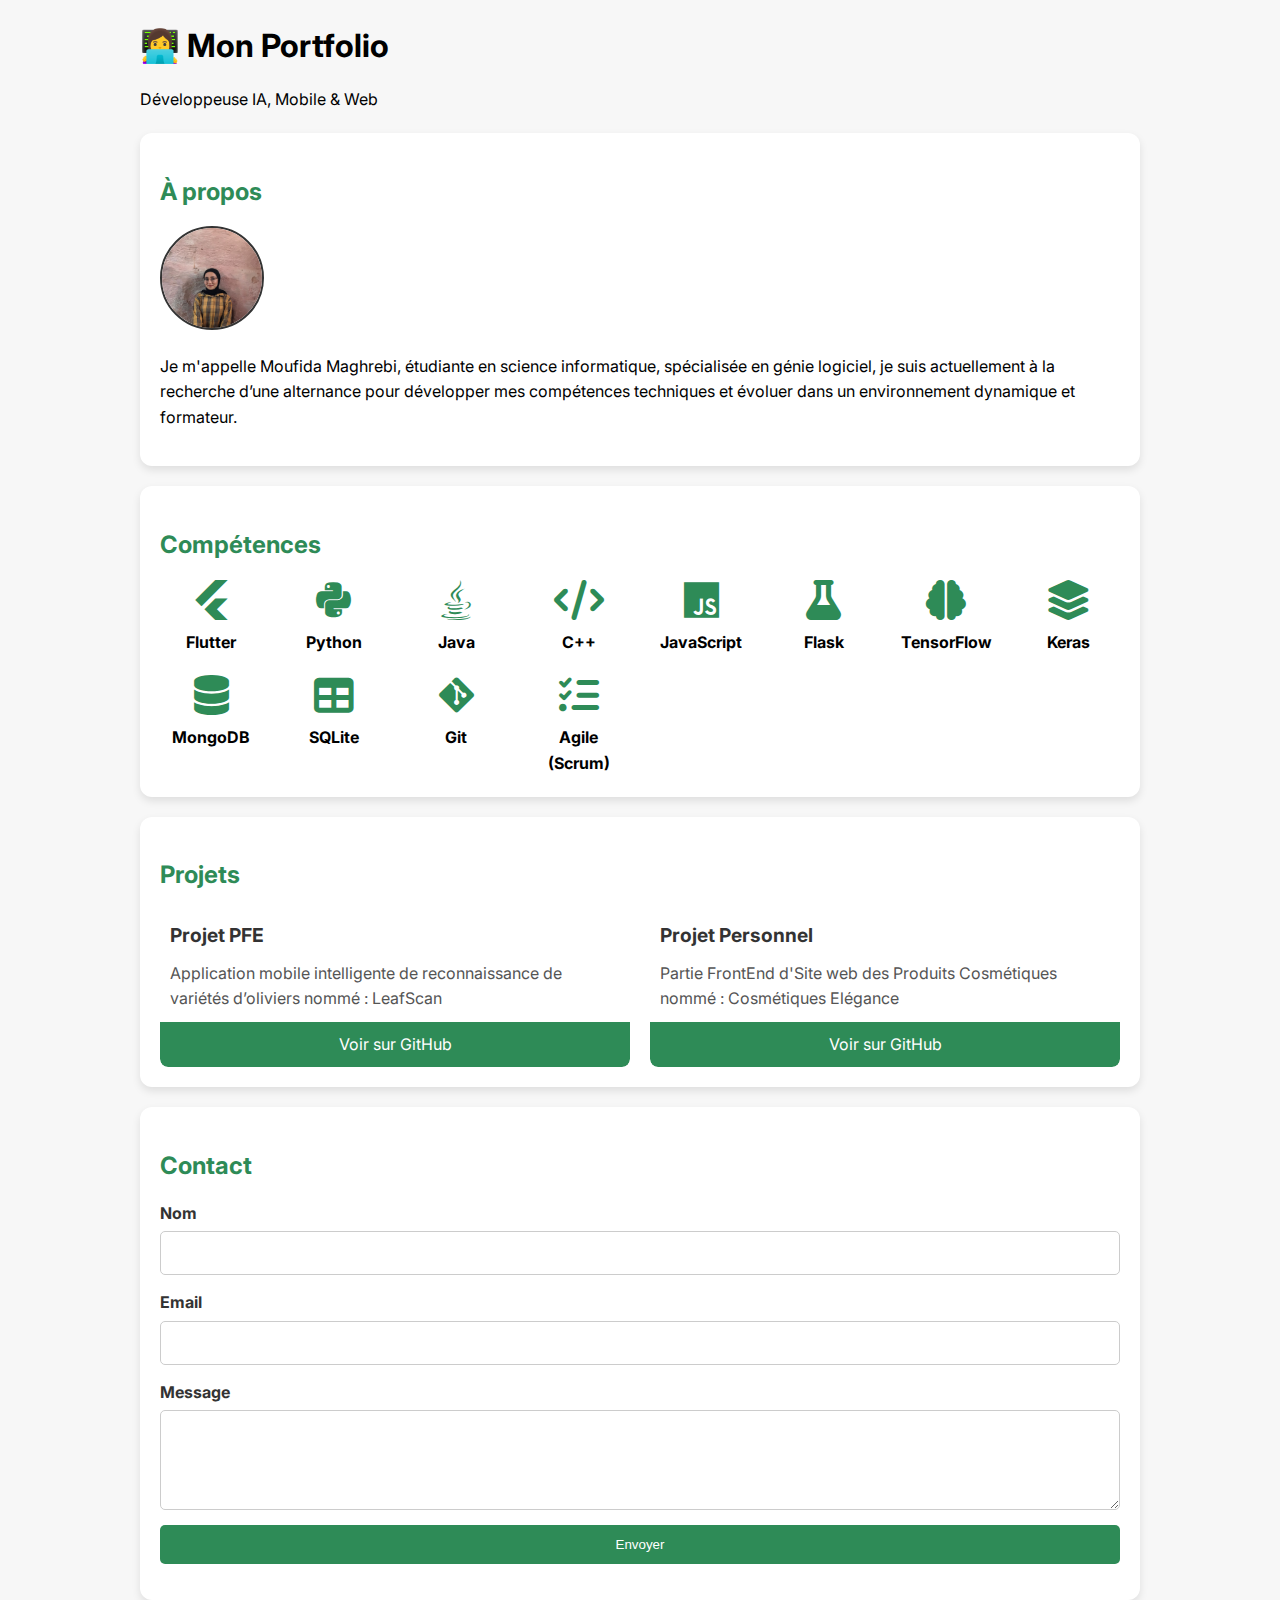
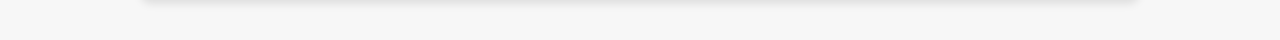
<file: FrontEnd/index.html>
<!DOCTYPE html>
<html lang="fr">
<head>
  <meta charset="UTF-8" />
  <meta name="viewport" content="width=device-width, initial-scale=1.0" />
  <title>Portfolio | Dév IA & Mobile</title>
  <link rel="stylesheet" href="style.css" />
  <link rel="stylesheet" href="https://cdnjs.cloudflare.com/ajax/libs/font-awesome/6.4.0/css/all.min.css" />
</head>
<body>
  <header>
    <h1>👩‍💻 Mon Portfolio</h1>
    <p>Développeuse IA, Mobile & Web</p>
  </header>

  <section>
    <h2>À propos</h2>
    <div class="about-container">
      <img src="profile.jpg" alt="Photo de Moufida Maghrebi" class="profile-photo" />
      <p>Je m'appelle Moufida Maghrebi, étudiante en science informatique, spécialisée en génie logiciel, je suis actuellement à la recherche d’une alternance pour développer mes compétences techniques et évoluer dans un environnement dynamique et formateur.</p>
    </div>
  </section>

  <section>
    <h2>Compétences</h2>
    <div class="skills-grid">
      <div class="skill-item">
        <i class="fab fa-flutter"></i>
        <p>Flutter</p>
      </div>
      <div class="skill-item">
        <i class="fab fa-python"></i>
        <p>Python</p>
      </div>
      <div class="skill-item">
        <i class="fab fa-java"></i>
        <p>Java</p>
      </div>
      <div class="skill-item">
        <i class="fas fa-code"></i>
        <p>C++</p>
      </div>
      <div class="skill-item">
        <i class="fab fa-js"></i>
        <p>JavaScript</p>
      </div>
      <div class="skill-item">
        <i class="fas fa-flask"></i>
        <p>Flask</p>
      </div>
      <div class="skill-item">
        <i class="fas fa-brain"></i>
        <p>TensorFlow</p>
      </div>
      <div class="skill-item">
        <i class="fas fa-layer-group"></i>
        <p>Keras</p>
      </div>
      <div class="skill-item">
        <i class="fas fa-database"></i>
        <p>MongoDB</p>
      </div>
      <div class="skill-item">
        <i class="fas fa-table"></i>
        <p>SQLite</p>
      </div>
      <div class="skill-item">
        <i class="fab fa-git-alt"></i>
        <p>Git</p>
      </div>
      <div class="skill-item">
        <i class="fas fa-tasks"></i>
        <p>Agile (Scrum)</p>
      </div>
    </div>
  </section>

  <section>
    <h2>Projets</h2>
    <div class="projects-grid">
      <div class="project-item">
        <h3>Projet PFE</h3>
        <p>Application mobile intelligente de reconnaissance de variétés d’oliviers nommé : LeafScan</p>
        <a href="https://github.com/MaghrebiMoufida/Projet_PFE" target="_blank" class="project-link">Voir sur GitHub</a>
      </div>
      <div class="project-item">
        <h3>Projet Personnel</h3>
        <p>Partie FrontEnd d'Site web des Produits Cosmétiques nommé : Cosmétiques Elégance </p>
        <a href="https://github.com/MaghrebiMoufida/cosmetiques-site" target="_blank" class="project-link">Voir sur GitHub</a>
      </div>
    </div>
  </section>

  <section>
    <h2>Contact</h2>
    <form id="contact-form">
      <label for="name">Nom</label>
      <input type="text" id="name" name="name" required aria-required="true" />
      <label for="email">Email</label>
      <input type="email" id="email" name="email" required aria-required="true" />
      <label for="message">Message</label>
      <textarea id="message" name="message" required aria-required="true"></textarea>
      <button type="submit">Envoyer</button>
    </form>
    <p id="status" aria-live="polite"></p>
  </section>

  <script src="main.js"></script>
</body>
</html>
</file>
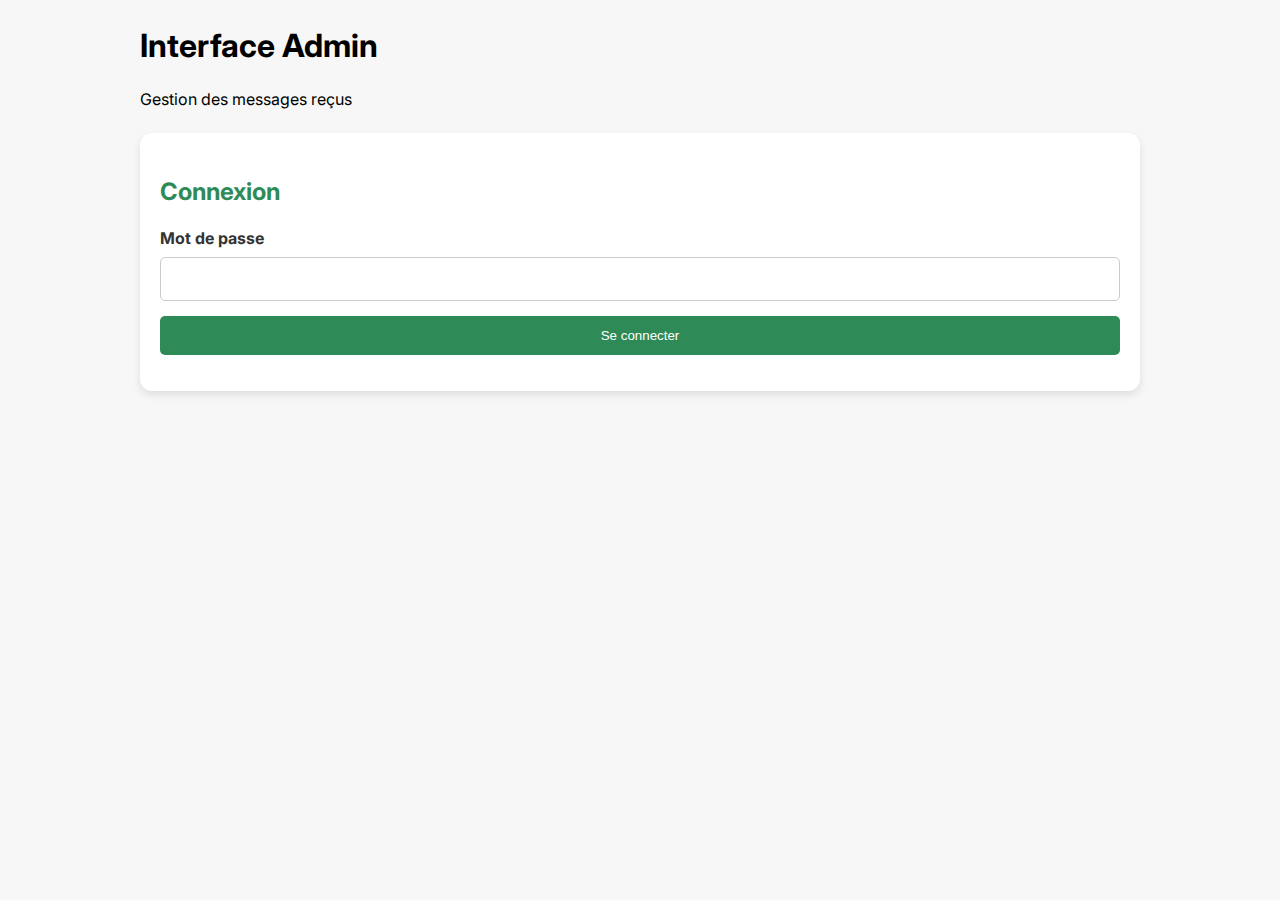
<file: FrontEnd/admin.html>
<!DOCTYPE html>
<html lang="fr">
<head>
  <meta charset="UTF-8" />
  <meta name="viewport" content="width=device-width, initial-scale=1.0" />
  <title>Interface Admin | Portfolio</title>
  <link rel="stylesheet" href="style.css" />
</head>
<body>
  <header>
    <h1>Interface Admin</h1>
    <p>Gestion des messages reçus</p>
  </header>

  <section>
    <h2>Connexion</h2>
    <!-- Note : Utilisez HTTPS en production pour sécuriser l'envoi du mot de passe -->
    <form id="admin-form" aria-labelledby="admin-heading">
      <label for="password">Mot de passe</label>
      <input type="password" id="password" name="password" required aria-required="true" aria-describedby="password-error" />
      <button type="submit">Se connecter</button>
    </form>
    <p id="status" aria-live="polite"></p>
  </section>

  <section id="messages-section" style="display: none;">
    <h2>Messages Reçus</h2>
    <table>
      <thead>
        <tr>
          <th>ID</th>
          <th>Nom</th>
          <th>Email</th>
          <th>Message</th>
          <th>Date</th>
        </tr>
      </thead>
      <tbody id="messages-table"></tbody>
    </table>
  </section>

  <script>
    document.getElementById("admin-form").addEventListener("submit", async (e) => {
      e.preventDefault();
      const status = document.getElementById("status");
      const password = document.getElementById("password").value;

      status.innerText = "";
      status.classList.remove("success", "error");

      try {
        const formData = new FormData();
        formData.append("password", password);
        const response = await fetch("http://localhost:5000/admin/messages", {
          method: "POST",
          body: formData,
          credentials: "include"  // Nécessaire pour la session
        });

        const result = await response.json();
        if (response.ok) {
          status.innerText = "Connexion réussie !";
          status.classList.add("success");
          document.getElementById("admin-form").style.display = "none";
          document.getElementById("messages-section").style.display = "block";

          const tbody = document.getElementById("messages-table");
          tbody.innerHTML = "";
          result.forEach(msg => {
            const row = document.createElement("tr");
            row.innerHTML = `
              <td data-th="ID">${msg.id.substring(0, 8)}...</td>
              <td data-th="Nom">${msg.name}</td>
              <td data-th="Email">${msg.email}</td>
              <td data-th="Message">${msg.message}</td>
              <td data-th="Date">${new Date(msg.created_at).toLocaleString()}</td>
            `;
            tbody.appendChild(row);
          });
        } else {
          status.innerText = result.message || "Erreur lors de la connexion.";
          status.classList.add("error");
        }
      } catch (error) {
        console.error("Erreur réseau :", error);
        status.innerText = `Erreur réseau : ${error.message}. Vérifiez si le serveur est en `;
        status.classList.add("error");
      }
    });
  </script>
</body>
</html>
</file>
<file: FrontEnd/style.css>
@import url('https://fonts.googleapis.com/css2?family=Inter:wght@400;700&display=swap');

body {
  font-family: 'Inter', Arial, sans-serif;
  max-width: 1000px;
  margin: 0 auto;
  padding: 20px;
  background-color: #f7f7f7;
  line-height: 1.6;
}

/* Styles pour le header */
.header-container {
  display: flex;
  align-items: center;
  justify-content: center;
  gap: 20px;
  padding: 20px;
  flex-wrap: wrap;
}

.profile-photo {
  width: 100px;
  height: 100px;
  border-radius: 50%;
  object-fit: cover;
  border: 2px solid #333;
}

header h1 {
  font-size: 2rem;
  margin: 0;
}

section {
  margin: 20px 0;
  background: white;
  padding: 20px;
  border-radius: 12px;
  box-shadow: 0 4px 8px rgba(0, 0, 0, 0.1);
}

h2 {
  color: #2e8b57;
  margin-bottom: 15px;
}

/* Style pour le bouton en cours de chargement */
#submit-btn.loading {
  opacity: 0.5;
  cursor: not-allowed;
}

/* Compétences */
.skills-grid {
  display: grid;
  grid-template-columns: repeat(auto-fit, minmax(100px, 1fr));
  gap: 20px;
  text-align: center;
}

.skill-item i {
  font-size: 2.5em;
  color: #2e8b57;
  margin-bottom: 10px;
}

.skill-item p {
  margin: 0;
  font-weight: bold;
}

/* Projets */
.projects-grid {
  display: grid;
  grid-template-columns: repeat(auto-fit, minmax(250px, 1fr));
  gap: 20px;
}

.project-item {
  position: relative;
  overflow: hidden;
  border-radius: 8px;
  transition: transform 0.3s ease, box-shadow 0.3s ease;
}

.project-item:hover {
  transform: translateY(-5px);
  box-shadow: 0 6px 12px rgba(0, 0, 0, 0.2);
}

.project-item img {
  width: 100%;
  height: 150px;
  object-fit: cover;
  border-radius: 8px 8px 0 0;
}

.project-item h3 {
  font-size: 1.2em;
  margin: 10px;
  color: #333;
}

.project-item p {
  margin: 0 10px 10px;
  color: #555;
}

.project-link {
  display: block;
  text-align: center;
  padding: 10px;
  background-color: #2e8b57;
  color: white;
  text-decoration: none;
  border-radius: 0 0 8px 8px;
  transition: background-color 0.3s ease;
}

.project-link:hover {
  background-color: #246b45;
}

/* Formulaire */
form {
  display: flex;
  flex-direction: column;
}

form label {
  font-weight: bold;
  margin-bottom: 5px;
  color: #333;
}

form input,
form textarea {
  width: 100%;
  margin-bottom: 15px;
  padding: 12px;
  font-size: 1em;
  border: 1px solid #ccc;
  border-radius: 5px;
  box-sizing: border-box;
}

form textarea {
  resize: vertical;
  min-height: 100px;
}

button {
  padding: 12px 24px;
  background-color: #2e8b57;
  color: white;
  border: none;
  border-radius: 5px;
  cursor: pointer;
  transition: background-color 0.3s ease, transform 0.3s ease;
}

button:hover:not(:disabled) {
  background-color: #246b45;
  transform: translateY(-2px);
}

button:disabled {
  background-color: #cccccc;
  cursor: not-allowed;
}

#status {
  opacity: 0;
  transition: opacity 0.5s ease-in-out;
}

#status.success {
  opacity: 1;
  color: #2e8b57;
  font-weight: bold;
}

#status.error {
  opacity: 1;
  color: #d32f2f;
  font-weight: bold;
}

@keyframes spin {
  0% { transform: rotate(0deg); }
  100% { transform: rotate(360deg); }
}

button.loading::after {
  content: " ";
  display: inline-block;
  width: 16px;
  height: 16px;
  margin-left: 10px;
  border: 2px solid white;
  border-radius: 50%;
  border-top-color: transparent;
  animation: spin 1s linear infinite;
}

/* Admin link */
.admin-link {
  display: inline-block;
  padding: 10px 20px;
  background-color: #2e8b;
  color: white;
  text-decoration: none;
  border-radius: 5px;
  transition: background-color 0.3s ease;
}

.admin-link:hover {
  background-color: #24368b;
}

/* Responsive design */
@media (max-width: 600px) {
  body {
    padding: 15px;
  }

  header {
    padding: 20px;
  }

  section {
    padding: 15px;
  }

  button, .admin-link {
    width: 100%;
  }

  .projects-grid {
    grid-template-columns: 1fr;
  }
}

/* Responsive pour petits écrans */
@media (max-width: 600px) {
  .header-container {
    flex-direction: column;
    text-align: center;
  }
  .profile-photo {
    width: 80px;
    height: 80px;
  }
  header h1 {
    font-size: 1.5rem;
  }
}

/* Tableau responsive pour admin */
table {
  width: 100%;
  border-collapse: collapse;
}

th, td {
  padding: 10px;
  border: 1px solid #ddd;
  text-align: left;
}

th {
  background-color: #2e8b57;
  color: white;
}

tr:nth-child(even) {
  background-color: #f9f9f9;
}

@media (max-width: 768px) {
  table, thead, tbody, th, td, tr {
    display: block;
  }
  thead tr {
    display: none;
  }
  tr {
    margin-bottom: 15px;
  }
  td {
    display: flex;
    justify-content: space-between;
    padding: 10px;
    border-bottom: none, 1px solid #ddd;
  }
  td:before {
    content: attr(data-th) ": ";
    font-weight: bold;
    width: 120px;
    min-width: 0;
  }
}
</file>
